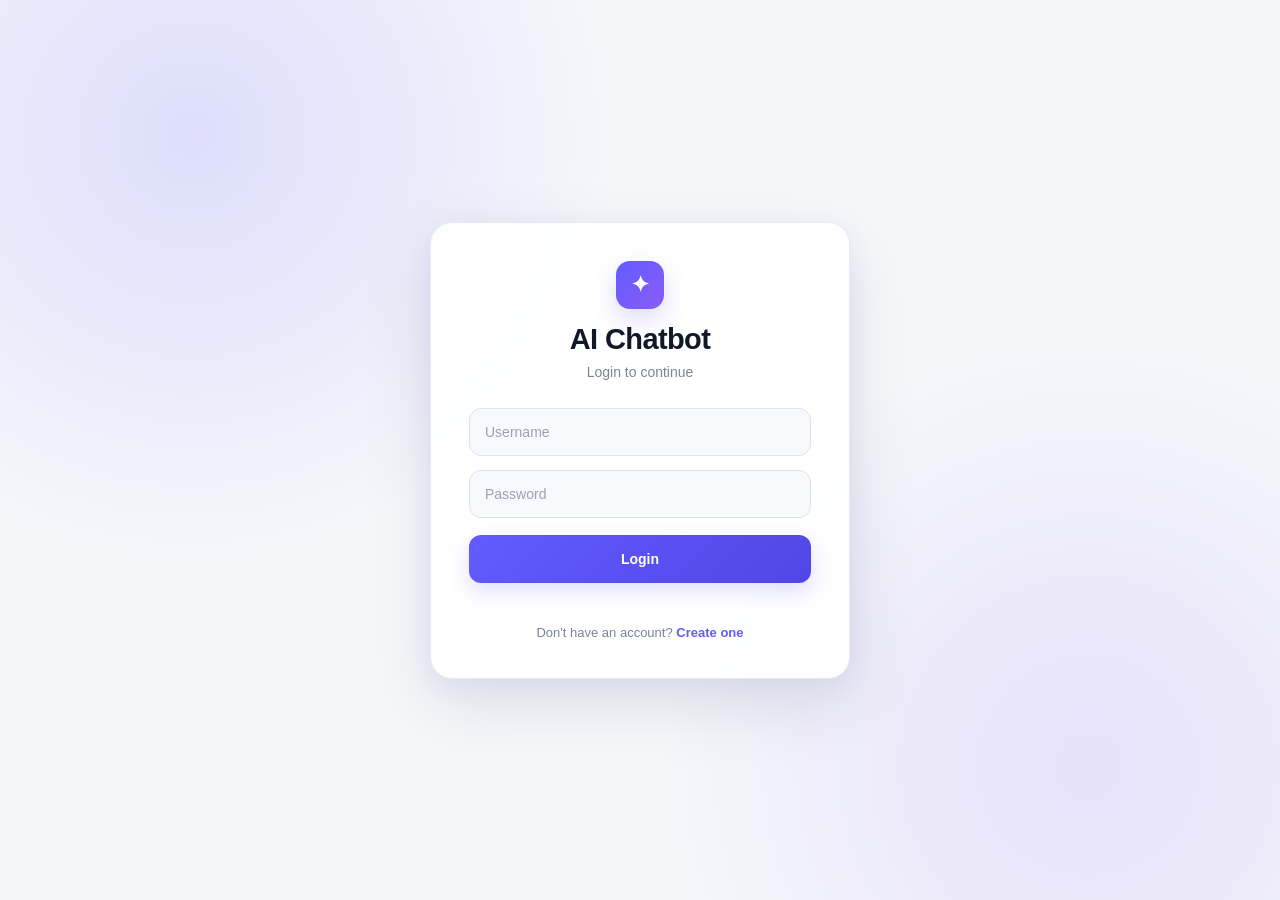
<file: Project-1-Custom-AI-Chatbot/frontend/index.html>
<!DOCTYPE html>
<html lang="en">

<head>
    <meta charset="UTF-8">
    <meta name="viewport" content="width=device-width, initial-scale=1.0">
    <title>AI Chatbot</title>
    <link rel="stylesheet" href="css/style.css">
</head>

<body>
    <div class="app">

        <!-- SIDEBAR -->
        <aside class="sidebar">
            <div class="sidebar-top">

                <div class="brand">
                    <div class="brand-icon">✦</div>
                    <div>
                        <h2>AI Chatbot</h2>
                        <span>Conversational AI</span>
                    </div>
                </div>

                <button id="newChatBtn" class="new-chat-btn" type="button">
                    <span>＋</span>
                    New Chat
                </button>

                <div class="sidebar-section">
                    <div class="section-title">Conversation</div>

                    <div class="chat-history-item active">
                        <span>💬</span>
                        <span>Current Conversation</span>
                    </div>
                </div>

            </div>

            <div class="sidebar-bottom">
                <div class="user-card">
                    <div id="userAvatar" class="user-avatar">U</div>
                    <div class="user-info">
                        <strong id="usernameDisplay">User</strong>
                        <span>AI Chatbot</span>
                    </div>

                    <button id="logoutBtn" class="logout-btn" title="Logout">
                        ↪
                    </button>
                </div>
            </div>
        </aside>


        <!-- MAIN CHAT -->
        <section class="main-area">

            <!-- HEADER -->
            <header class="chat-header">
                <div class="chat-title">
                    <div class="ai-avatar">
                        ✦
                    </div>

                    <div>
                        <h1>AI Assistant</h1>
                        <div class="online-status">
                            <span></span>
                            AI Online
                        </div>
                    </div>
                </div>

                <div class="header-actions">
                    <button id="headerClearBtn" class="header-btn" type="button">
                        Clear Chat
                    </button>
                </div>
            </header>


            <!-- CHAT -->
            <main class="chat-container">

                <div id="messages" class="messages">

                    <!-- WELCOME -->
                    <div class="welcome-state">
                        <div class="welcome-icon">✦</div>

                        <h2>How can I help you today?</h2>

                        <p>
                            I'm your AI assistant. Ask me anything and
                            I'll do my best to help.
                        </p>

                        <div class="suggestion-grid">

                            <div class="suggestion-card" data-prompt="Explain machine learning in simple words.">
                                <div class="suggestion-icon">
                                    <span class="icon-question">?</span>
                                </div>
                                <div>
                                    <strong>Ask a question</strong>
                                    <small>Get clear and useful answers</small>
                                </div>
                            </div>

                            <div class="suggestion-card" data-prompt="What can you remember about our conversation?">
                                <div class="suggestion-icon">
                                    <span class="icon-memory">
                                        <svg viewBox="0 0 24 24" fill="none" stroke="currentColor" stroke-width="1.8"
                                            stroke-linecap="round" stroke-linejoin="round">
                                            <path
                                                d="M9 4.5A3 3 0 0 0 6 7.5v1A3 3 0 0 0 4.5 11 3 3 0 0 0 6 13.5v1A3 3 0 0 0 9 17.5" />
                                            <path
                                                d="M15 4.5A3 3 0 0 1 18 7.5v1a3 3 0 0 1 1.5 2.5 3 3 0 0 1-1.5 2.5v1a3 3 0 0 1-3 3" />
                                            <path d="M9 4.5h6M9 17.5h6" />
                                            <path d="M9 8.5h6M9 12h6" />
                                        </svg>
                                    </span>
                                </div>
                                <div>
                                    <strong>Test memory</strong>
                                    <small>See how conversation memory works</small>
                                </div>
                            </div>

                            <div class="suggestion-card"
                                data-prompt="Give me a practical example of how AI is used in the real world.">
                                <div class="suggestion-icon">
                                    <span class="icon-ai">✦</span>
                                </div>
                                <div>
                                    <strong>Explore AI</strong>
                                    <small>Discover practical AI applications</small>
                                </div>
                            </div>

                            <div class="suggestion-card"
                                data-prompt="Give me three creative project ideas for an AI student.">
                                <div class="suggestion-icon">
                                    <span class="icon-idea">+</span>
                                </div>
                                <div>
                                    <strong>Get ideas</strong>
                                    <small>Brainstorm something new</small>
                                </div>
                            </div>

                        </div>
                    </div>

                    <!-- INITIAL AI MESSAGE -->
                    <div class="message assistant">
                        <div class="message-avatar ai-message-avatar">✦</div>

                        <div class="message-content">
                            <div class="message-name">AI Assistant</div>

                            <div class="bubble">
                                Hello! I'm your AI assistant. How can I help you today?
                            </div>
                        </div>
                    </div>

                </div>


                <!-- STATUS -->
                <div id="status" class="status"></div>


                <!-- INPUT -->
                <div class="input-wrapper">

                    <form id="chatForm" class="input-area">

                        <input id="messageInput" type="text" placeholder="Message AI Assistant..." autocomplete="off"
                            required>

                        <button id="sendBtn" type="submit" aria-label="Send message">
                            <span>➤</span>
                        </button>

                    </form>

                    <div class="input-hint">
                        AI can make mistakes. Check important information.
                    </div>

                </div>

            </main>

        </section>

    </div>

    <script src="js/app.js"></script>
</body>

</html>
</file>
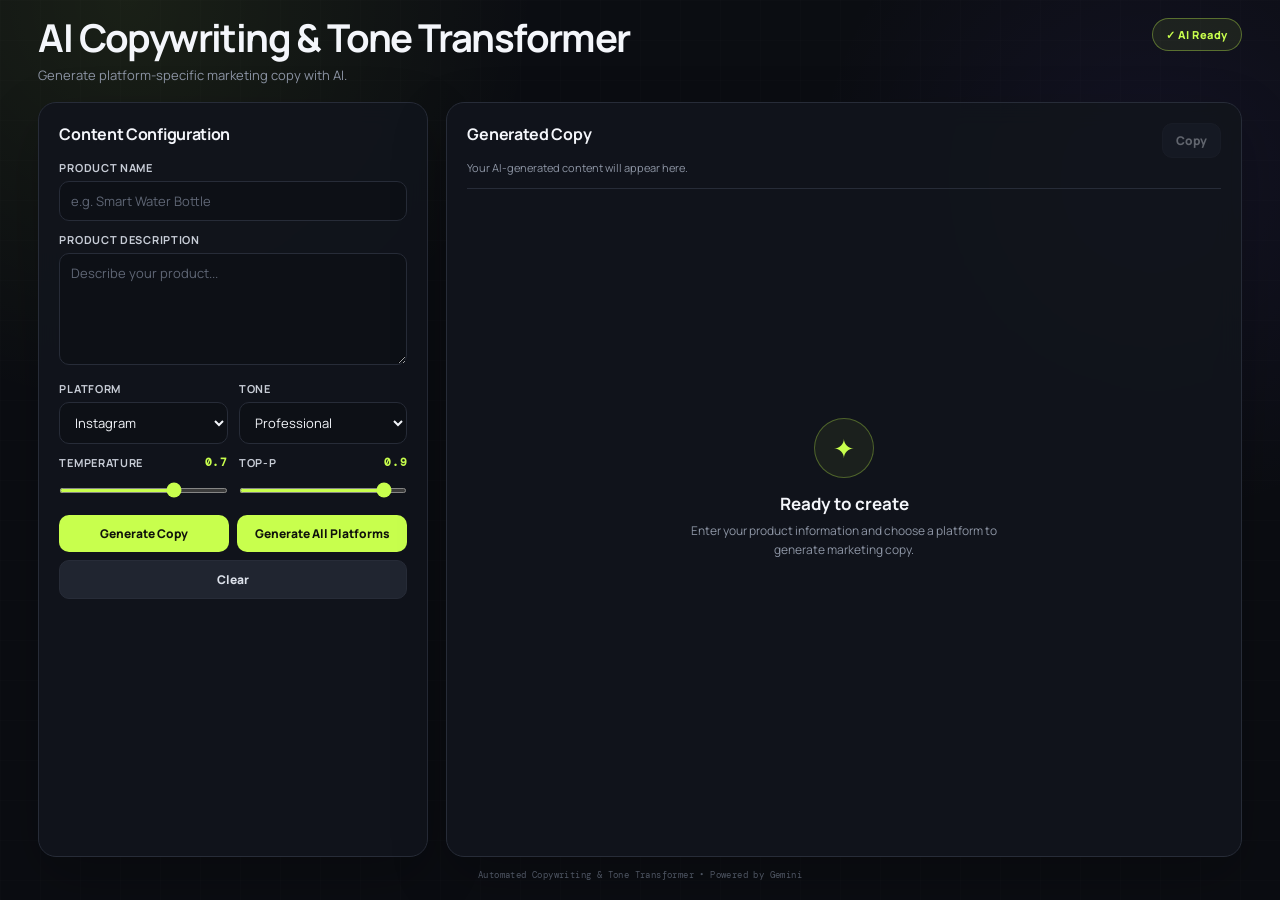
<file: Project-2-Automated-Copywriting/frontend/index.html>
<!DOCTYPE html>
<html lang="en">

<head>
    <meta charset="UTF-8">
    <meta name="viewport" content="width=device-width, initial-scale=1.0">
    <title>AI Copywriting & Tone Transformer</title>
    <link rel="stylesheet" href="css/style.css">
</head>

<body>
    <main class="app-container">

        <header class="app-header">
            <div>
                <h1>AI Copywriting & Tone Transformer</h1>
                <p>Generate platform-specific marketing copy with AI.</p>
            </div>
            <span class="status-badge">✓ AI Ready</span>
        </header>

        <section class="workspace">

            <div class="card input-card">
                <h2>Content Configuration</h2>

                <label for="productName">Product Name</label>
                <input id="productName" type="text" placeholder="e.g. Smart Water Bottle">

                <label for="productDescription">Product Description</label>
                <textarea id="productDescription" rows="5" placeholder="Describe your product..."></textarea>

                <div class="grid">
                    <div>
                        <label for="platform">Platform</label>
                        <select id="platform">
                            <option value="Instagram">Instagram</option>
                            <option value="LinkedIn">LinkedIn</option>
                            <option value="Email">Email</option>
                        </select>
                    </div>

                    <div>
                        <label for="tone">Tone</label>
                        <select id="tone">
                            <option value="Professional">Professional</option>
                            <option value="Friendly">Friendly</option>
                            <option value="Witty">Witty</option>
                            <option value="Persuasive">Persuasive</option>
                            <option value="Casual">Casual</option>
                            <option value="Luxury">Luxury</option>
                            <option value="Inspirational">Inspirational</option>
                        </select>
                    </div>
                </div>

                <div class="grid">
                    <div>
                        <label for="temperature">
                            Temperature
                            <span id="temperatureValue">0.7</span>
                        </label>
                        <input id="temperature" type="range" min="0" max="1" step="0.1" value="0.7">
                    </div>

                    <div>
                        <label for="topP">
                            Top-P
                            <span id="topPValue">0.9</span>
                        </label>
                        <input id="topP" type="range" min="0" max="1" step="0.1" value="0.9">
                    </div>
                </div>

                <div class="actions">
                    <button id="generateBtn" class="primary-btn">
                        Generate Copy
                    </button>

                    <button id="batchBtn" class="primary-btn">
                        Generate All Platforms
                    </button>

                    <button id="clearBtn" class="secondary-btn">
                        Clear
                    </button>
                </div>

                <p id="errorMessage" class="error-message"></p>
            </div>

            <div class="card output-card">
                <div class="output-header">
                    <div>
                        <h2>Generated Copy</h2>
                        <p id="outputMeta">Your AI-generated content will appear here.</p>
                    </div>

                    <button id="copyBtn" class="copy-btn" disabled>
                        Copy
                    </button>
                </div>

                <div id="loading" class="loading hidden">
                    Generating high-quality copy...
                </div>

                <div id="emptyState" class="empty-state">
                    <div class="empty-icon">✦</div>
                    <h3>Ready to create</h3>
                    <p>
                        Enter your product information and choose a platform
                        to generate marketing copy.
                    </p>
                </div>

                <div id="result" class="result hidden">
                    <div id="subjectSection" class="subject-section hidden">
                        <h3>Subject</h3>
                        <p id="subject"></p>
                    </div>

                    <div>
                        <h3>Content</h3>
                        <pre id="content"></pre>
                    </div>

                    <div id="hashtagsSection" class="hashtags-section hidden">
                        <h3>Hashtags</h3>
                        <div id="hashtags"></div>
                    </div>
                </div>
                <div id="batchResult" class="batch-result hidden">

                    <div class="batch-header">
                        <h3>All Platform Results</h3>
                        <p>Generated marketing copy for Instagram, LinkedIn, and Email.</p>
                    </div>

                    <div id="batchResults"></div>

                </div>
            </div>

        </section>

        <footer>
            <p>Automated Copywriting & Tone Transformer • Powered by Gemini</p>
        </footer>

    </main>

    <script src="js/app.js"></script>
</body>

</html>
</file>
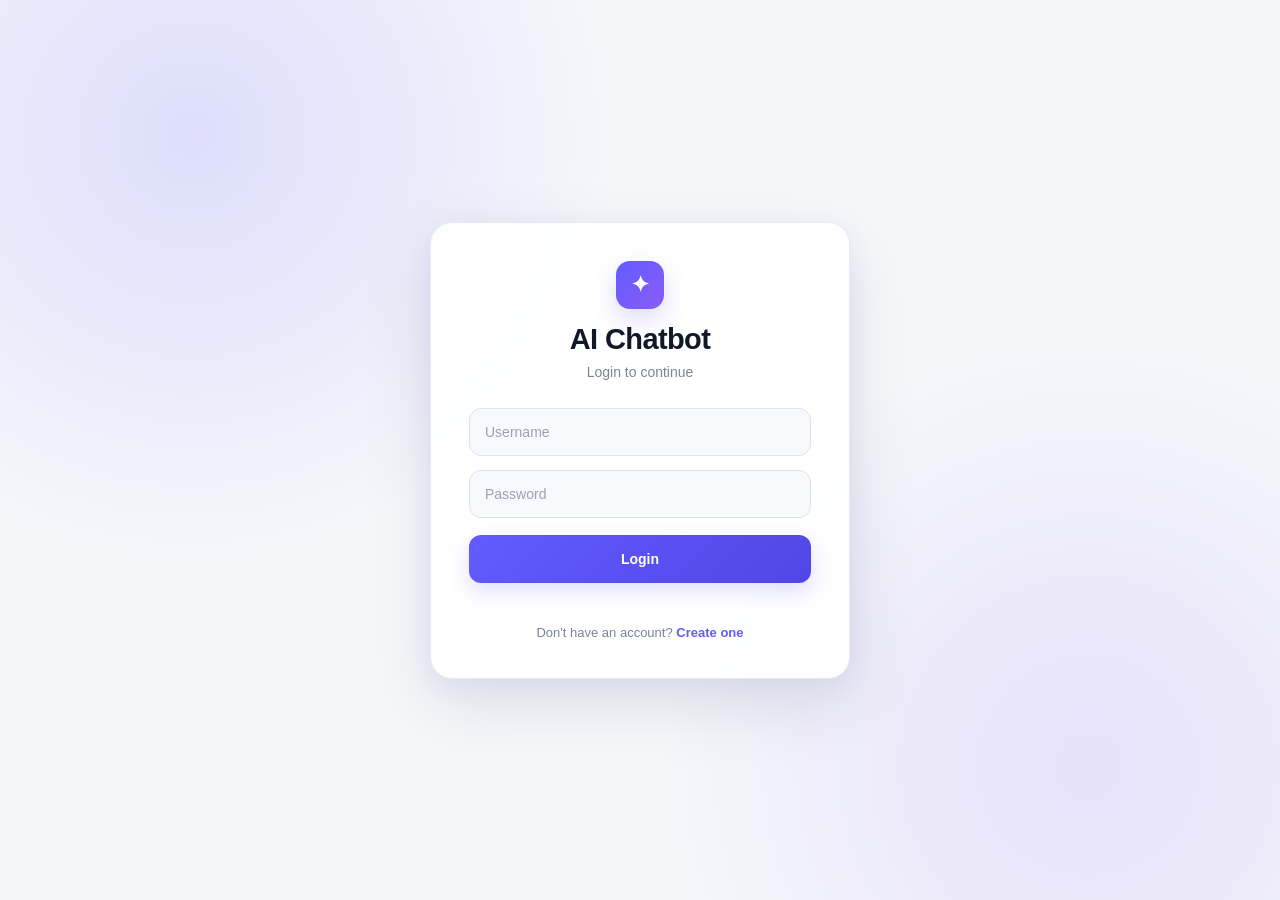
<file: Project-1-Custom-AI-Chatbot/frontend/login.html>
<!DOCTYPE html>
<html lang="en">
<head>
    <meta charset="UTF-8">
    <meta name="viewport" content="width=device-width, initial-scale=1.0">
    <title>Login - AI Chatbot</title>
    <link rel="stylesheet" href="css/style.css">
</head>
<body>
    <div class="auth-container">
        <div class="auth-card">
            <h1>AI Chatbot</h1>
            <p class="auth-subtitle">Login to continue</p>

            <form id="loginForm">
                <input
                    id="username"
                    type="text"
                    placeholder="Username"
                    required
                    minlength="3"
                >

                <input
                    id="password"
                    type="password"
                    placeholder="Password"
                    required
                >

                <button type="submit" id="loginBtn">Login</button>
            </form>

            <p id="status" class="status"></p>

            <p class="auth-link">
                Don't have an account?
                <a href="signup.html">Create one</a>
            </p>
        </div>
    </div>

    <script src="js/auth.js"></script>
</body>
</html>
</file>
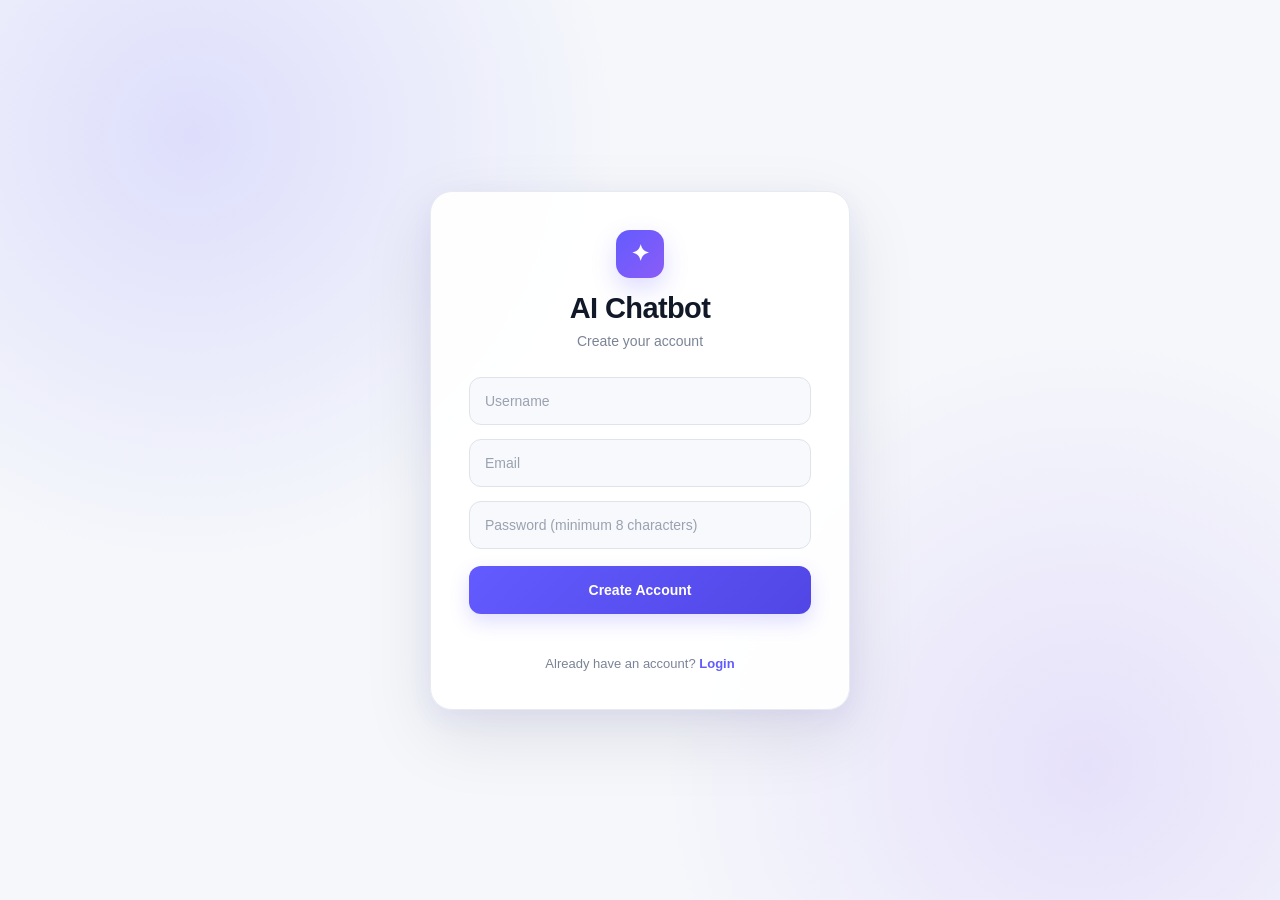
<file: Project-1-Custom-AI-Chatbot/frontend/signup.html>
<!DOCTYPE html>
<html lang="en">
<head>
    <meta charset="UTF-8">
    <meta name="viewport" content="width=device-width, initial-scale=1.0">
    <title>Signup - AI Chatbot</title>
    <link rel="stylesheet" href="css/style.css">
</head>
<body>
    <div class="auth-container">
        <div class="auth-card">
            <h1>AI Chatbot</h1>
            <p class="auth-subtitle">Create your account</p>

            <form id="signupForm">
                <input
                    id="username"
                    type="text"
                    placeholder="Username"
                    required
                    minlength="3"
                    maxlength="50"
                >

                <input
                    id="email"
                    type="email"
                    placeholder="Email"
                    required
                >

                <input
                    id="password"
                    type="password"
                    placeholder="Password (minimum 8 characters)"
                    required
                    minlength="8"
                >

                <button type="submit" id="signupBtn">Create Account</button>
            </form>

            <p id="status" class="status"></p>

            <p class="auth-link">
                Already have an account?
                <a href="login.html">Login</a>
            </p>
        </div>
    </div>

    <script src="js/auth.js"></script>
</body>
</html>
</file>
<file: Project-1-Custom-AI-Chatbot/frontend/css/style.css>
* {
    box-sizing: border-box;
    margin: 0;
    padding: 0;
}

:root {
    --bg: #f5f7fb;
    --sidebar: #111827;
    --sidebar-hover: #1f2937;
    --primary: #635bff;
    --primary-dark: #5146e5;
    --text: #172033;
    --muted: #7b8496;
    --border: #e8ebf2;
    --white: #ffffff;
}

body {
    font-family: Inter, "Segoe UI", Arial, sans-serif;
    background: var(--bg);
    color: var(--text);
    min-height: 100vh;
}


/* =========================
   APP
========================= */

.app {
    width: 100%;
    height: 100vh;
    display: flex;
    overflow: hidden;
    background: var(--white);
}


/* =========================
   SIDEBAR
========================= */

.sidebar {
    width: 270px;
    min-width: 270px;
    height: 100vh;
    display: flex;
    flex-direction: column;
    justify-content: space-between;
    background: var(--sidebar);
    color: white;
    padding: 18px 14px;
}

.sidebar-top {
    display: flex;
    flex-direction: column;
}

.brand {
    display: flex;
    align-items: center;
    gap: 11px;
    padding: 8px 10px 24px;
}

.brand-icon {
    width: 38px;
    height: 38px;
    display: flex;
    align-items: center;
    justify-content: center;
    border-radius: 11px;
    background: linear-gradient(135deg, #7c3aed, #4f46e5);
    font-size: 19px;
    box-shadow: 0 8px 20px rgba(99, 91, 255, 0.3);
}

.brand h2 {
    font-size: 16px;
    font-weight: 700;
}

.brand span {
    display: block;
    margin-top: 3px;
    color: #9ca3af;
    font-size: 11px;
}

.new-chat-btn {
    width: 100%;
    display: flex;
    align-items: center;
    justify-content: center;
    gap: 8px;
    padding: 12px;
    border: 1px solid #374151;
    border-radius: 10px;
    background: var(--primary);
    color: white;
    font-size: 13px;
    font-weight: 650;
    cursor: pointer;
    transition: 0.2s ease;
}

.new-chat-btn:hover {
    background: #374151;
    transform: translateY(-1px);
}

.new-chat-btn span {
    font-size: 19px;
}

.sidebar-section {
    margin-top: 30px;
}

.section-title {
    padding: 0 10px 10px;
    color: #6b7280;
    font-size: 11px;
    font-weight: 700;
    text-transform: uppercase;
    letter-spacing: 0.8px;
}

.chat-history-item {
    display: flex;
    align-items: center;
    gap: 10px;
    padding: 11px 12px;
    border-radius: 9px;
    color: #d1d5db;
    font-size: 13px;
    cursor: pointer;
    transition: 0.2s ease;
}

.chat-history-item:hover,
.chat-history-item.active {
    background: var(--sidebar-hover);
    color: white;
}

.chat-history-item span:first-child {
    font-size: 14px;
}

.sidebar-bottom {
    border-top: 1px solid #293241;
    padding-top: 13px;
}

.user-card {
    display: flex;
    align-items: center;
    gap: 10px;
    padding: 8px;
}

.user-avatar {
    width: 34px;
    height: 34px;
    border-radius: 50%;
    display: flex;
    align-items: center;
    justify-content: center;
    background: var(--primary-dark);
    color: white;
    font-size: 13px;
    font-weight: 700;
}

.user-info {
    flex: 1;
    min-width: 0;
}

.user-info strong {
    display: block;
    font-size: 12px;
    color: white;
}

.user-info span {
    display: block;
    margin-top: 2px;
    color: #9ca3af;
    font-size: 10px;
}

.logout-btn {
    width: 32px;
    height: 32px;
    border: none;
    border-radius: 8px;
    background: transparent;
    color: #9ca3af;
    cursor: pointer;
    font-size: 18px;
    transition: 0.2s ease;
}

.logout-btn:hover {
    background: #374151;
    color: white;
}


/* =========================
   MAIN AREA
========================= */

.main-area {
    flex: 1;
    min-width: 0;
    display: flex;
    flex-direction: column;
    background: #fbfcfe;
}


/* =========================
   HEADER
========================= */

.chat-header {
    height: 74px;
    min-height: 74px;
    padding: 12px 28px;
    display: flex;
    align-items: center;
    justify-content: space-between;
    border-bottom: 1px solid var(--border);
    background: rgba(255, 255, 255, 0.96);
}

.chat-title {
    display: flex;
    align-items: center;
    gap: 11px;
}

.ai-avatar {
    width: 40px;
    height: 40px;
    display: flex;
    align-items: center;
    justify-content: center;
    border-radius: 12px;
    background: linear-gradient(135deg, #635bff, #8b5cf6);
    color: white;
    font-size: 19px;
    box-shadow: 0 7px 18px rgba(99, 91, 255, 0.2);
}

.chat-title h1 {
    font-size: 15px;
    font-weight: 700;
    color: #111827;
}

.online-status {
    display: flex;
    align-items: center;
    gap: 5px;
    margin-top: 3px;
    color: #7b8496;
    font-size: 11px;
}

.online-status span {
    width: 6px;
    height: 6px;
    border-radius: 50%;
    background: #22c55e;
}

.header-btn {
    border: 1px solid #a01414;
    border-radius: 9px;
    padding: 9px 13px;
    background: white;
    color: #a01414;
    font-size: 12px;
    font-weight: 600;
    cursor: pointer;
    transition: 0.2s ease;
}

.header-btn:hover {
    border-color: #cfd4df;
    background: #f8f9fc;
}


/* =========================
   CHAT
========================= */

.chat-container {
    flex: 1;
    min-height: 0;
    display: flex;
    flex-direction: column;
}

.messages {
    flex: 1;
    overflow-y: auto;
    padding: 35px clamp(20px, 7vw, 100px);
    scroll-behavior: smooth;
}

.messages::-webkit-scrollbar {
    width: 6px;
}

.messages::-webkit-scrollbar-track {
    background: transparent;
}

.messages::-webkit-scrollbar-thumb {
    background: #d5dae4;
    border-radius: 20px;
}


/* =========================
   WELCOME
========================= */

.welcome-state {
    max-width: 720px;
    margin: 25px auto 45px;
    text-align: center;
}

.welcome-icon {
    width: 58px;
    height: 58px;
    margin: 0 auto 18px;
    display: flex;
    align-items: center;
    justify-content: center;
    border-radius: 18px;
    background: linear-gradient(135deg, #635bff, #8b5cf6);
    color: white;
    font-size: 27px;
    box-shadow: 0 12px 30px rgba(99, 91, 255, 0.2);
}

.welcome-state h2 {
    font-size: 25px;
    color: #111827;
    letter-spacing: -0.5px;
}

.welcome-state>p {
    max-width: 480px;
    margin: 9px auto 25px;
    color: #7b8496;
    font-size: 13px;
    line-height: 1.6;
}

.suggestion-grid {
    display: grid;
    grid-template-columns: repeat(2, 1fr);
    gap: 10px;
    max-width: 560px;
    margin: auto;
}

.suggestion-card {
    display: flex;
    align-items: center;
    gap: 14px;
    padding: 16px;
    text-align: left;
    border: 1px solid #dfe3eb;
    border-radius: 14px;
    background: #ffffff;
    cursor: pointer;
    transition: all 0.2s ease;
}

.suggestion-card:hover {
    border-color: #b8b3ff;
    background: #fcfbff;
    box-shadow: 0 8px 24px rgba(15, 23, 42, 0.07);
    transform: translateY(-2px);
}

.suggestion-card:active {
    transform: translateY(0);
}

.suggestion-icon {
    width: 40px;
    height: 40px;
    min-width: 40px;
    display: flex;
    align-items: center;
    justify-content: center;
    border: 1px solid #dddafc;
    border-radius: 11px;
    background: #f6f5ff;
    color: #635bff;
}

.suggestion-icon span {
    display: flex;
    align-items: center;
    justify-content: center;
    font-size: 16px;
    font-weight: 700;
}

.icon-question {
    font-size: 17px !important;
}

.icon-memory {
    font-size: 13px !important;
}

.icon-ai {
    font-size: 17px !important;
}

.icon-idea {
    font-size: 21px !important;
    font-weight: 400 !important;
}

.icon-memory svg {
    width: 21px;
    height: 21px;
}

.suggestion-card strong {
    display: block;
    margin: 0;
    color: #273142;
    font-size: 13px;
    font-weight: 650;
}

.suggestion-card small {
    display: block;
    margin-top: 4px;
    color: #7b8496;
    font-size: 11px;
    line-height: 1.4;
}


/* =========================
   MESSAGES
========================= */

.message {
    display: flex;
    gap: 10px;
    margin: 20px auto;
    max-width: 800px;
    animation: messageIn 0.2s ease-out;
}

@keyframes messageIn {
    from {
        opacity: 0;
        transform: translateY(6px);
    }

    to {
        opacity: 1;
        transform: translateY(0);
    }
}

.message.user {
    justify-content: flex-end;
}

.message-avatar {
    width: 30px;
    min-width: 30px;
    height: 30px;
    display: flex;
    align-items: center;
    justify-content: center;
    border-radius: 9px;
    font-size: 12px;
    font-weight: 700;
}

.ai-message-avatar {
    background: linear-gradient(135deg, #635bff, #8b5cf6);
    color: white;
}

.message-content {
    max-width: 72%;
}

.message-name {
    margin-bottom: 5px;
    color: #7b8496;
    font-size: 10px;
    font-weight: 650;
}

.bubble {
    padding: 12px 15px;
    border-radius: 15px;
    font-size: 13px;
    line-height: 1.6;
    white-space: pre-wrap;
    word-break: break-word;
}

.message.assistant .bubble {
    background: white;
    border: 1px solid var(--border);
    border-top-left-radius: 4px;
    color: #344054;
    box-shadow: 0 4px 15px rgba(15, 23, 42, 0.035);
}

.message.user .message-content {
    order: 0;
}

.message.user .bubble {
    background: linear-gradient(135deg, #635bff, #5146e5);
    color: white;
    border-top-right-radius: 4px;
    box-shadow: 0 7px 18px rgba(99, 91, 255, 0.16);
}


/* =========================
   STATUS
========================= */

.status {
    min-height: 20px;
    padding: 0 clamp(20px, 7vw, 100px);
    color: #7b8496;
    font-size: 11px;
}


/* =========================
   INPUT
========================= */

.input-wrapper {
    padding: 12px clamp(20px, 7vw, 100px) 18px;
    background: #fbfcfe;
}

.input-area {
    max-width: 800px;
    margin: auto;
    display: flex;
    align-items: center;
    gap: 8px;
    padding: 6px 7px 6px 15px;
    border: 1px solid #dfe3eb;
    border-radius: 16px;
    background: white;
    box-shadow: 0 7px 25px rgba(15, 23, 42, 0.06);
    transition: 0.2s ease;
}

.input-area:focus-within {
    border-color: #a9a4ff;
    box-shadow:
        0 7px 25px rgba(15, 23, 42, 0.06),
        0 0 0 3px rgba(99, 91, 255, 0.08);
}

.input-area input {
    flex: 1;
    min-width: 0;
    border: none;
    outline: none;
    background: transparent;
    color: #172033;
    font-family: inherit;
    font-size: 13px;
    padding: 11px 0;
}

.input-area input::placeholder {
    color: #9aa2b1;
}

#sendBtn {
    width: 39px;
    height: 39px;
    min-width: 39px;
    display: flex;
    align-items: center;
    justify-content: center;
    border: none;
    border-radius: 11px;
    background: linear-gradient(135deg, #635bff, #5146e5);
    color: white;
    cursor: pointer;
    box-shadow: 0 5px 13px rgba(99, 91, 255, 0.2);
    transition: 0.2s ease;
}

#sendBtn span {
    font-size: 15px;
    transform: translateX(1px);
}

#sendBtn:hover {
    transform: translateY(-1px);
    box-shadow: 0 7px 18px rgba(99, 91, 255, 0.28);
}

#sendBtn:disabled {
    opacity: 0.55;
    cursor: not-allowed;
    transform: none;
}

.input-hint {
    max-width: 800px;
    margin: 7px auto 0;
    text-align: center;
    color: #a0a7b4;
    font-size: 9px;
}


/* =========================
   MOBILE
========================= */

@media (max-width: 750px) {

    .sidebar {
        width: 220px;
        min-width: 220px;
    }

    .messages {
        padding: 25px 16px;
    }

    .message-content {
        max-width: 82%;
    }

    .suggestion-grid {
        grid-template-columns: 1fr;
    }

    .welcome-state {
        margin-top: 10px;
    }

    .welcome-state h2 {
        font-size: 21px;
    }

    .chat-header {
        padding: 12px 16px;
    }

    .header-btn {
        padding: 8px 10px;
        font-size: 11px;
    }

    .input-wrapper {
        padding: 10px 14px 15px;
    }
}


@media (max-width: 560px) {

    .sidebar {
        width: 70px;
        min-width: 70px;
        padding: 15px 10px;
    }

    .brand {
        justify-content: center;
        padding: 5px 0 20px;
    }

    .brand>div:last-child,
    .new-chat-btn,
    .sidebar-section,
    .user-info {
        display: none;
    }

    .user-card {
        justify-content: center;
    }

    .logout-btn {
        display: none;
    }

    .sidebar-bottom {
        border-top: none;
    }

    .chat-header {
        height: 68px;
        min-height: 68px;
    }

    .ai-avatar {
        width: 36px;
        height: 36px;
    }

    .chat-title h1 {
        font-size: 14px;
    }

    .welcome-icon {
        width: 50px;
        height: 50px;
        font-size: 22px;
    }

    .welcome-state h2 {
        font-size: 19px;
    }

    .message-content {
        max-width: 85%;
    }

    .bubble {
        font-size: 12px;
    }
}




/* =========================
   AUTHENTICATION PAGES
========================= */

.auth-container {
    min-height: 100vh;
    display: flex;
    align-items: center;
    justify-content: center;
    padding: 24px;
    background:
        radial-gradient(circle at 15% 15%, rgba(99, 91, 255, 0.16), transparent 32%),
        radial-gradient(circle at 85% 85%, rgba(139, 92, 246, 0.14), transparent 32%),
        #f5f7fb;
}

.auth-card {
    width: 100%;
    max-width: 420px;
    padding: 38px;
    background: rgba(255, 255, 255, 0.96);
    border: 1px solid #e7eaf1;
    border-radius: 22px;
    box-shadow:
        0 25px 70px rgba(15, 23, 42, 0.10),
        0 8px 25px rgba(99, 91, 255, 0.07);
}

.auth-card h1 {
    position: relative;
    margin-bottom: 8px;
    text-align: center;
    color: #111827;
    font-size: 29px;
    font-weight: 750;
    letter-spacing: -0.6px;
}

.auth-card h1::before {
    content: "✦";
    width: 48px;
    height: 48px;
    margin: 0 auto 14px;
    display: flex;
    align-items: center;
    justify-content: center;
    border-radius: 14px;
    background: linear-gradient(135deg, #635bff, #8b5cf6);
    color: white;
    font-size: 22px;
    box-shadow: 0 10px 25px rgba(99, 91, 255, 0.22);
}

.auth-subtitle {
    margin: 0 0 28px;
    text-align: center;
    color: #7b8496;
    font-size: 14px;
}

.auth-card form {
    display: flex;
    flex-direction: column;
    gap: 14px;
}

.auth-card input {
    width: 100%;
    height: 48px;
    padding: 0 15px;
    border: 1px solid #dfe3eb;
    border-radius: 12px;
    outline: none;
    background: #f8f9fc;
    color: #172033;
    font-family: inherit;
    font-size: 14px;
    transition: 0.2s ease;
}

.auth-card input::placeholder {
    color: #9aa2b1;
}

.auth-card input:focus {
    background: white;
    border-color: #a9a4ff;
    box-shadow: 0 0 0 4px rgba(99, 91, 255, 0.09);
}

.auth-card button {
    width: 100%;
    height: 48px;
    margin-top: 3px;
    border: none;
    border-radius: 12px;
    background: linear-gradient(135deg, #635bff, #5146e5);
    color: white;
    font-family: inherit;
    font-size: 14px;
    font-weight: 700;
    cursor: pointer;
    box-shadow: 0 8px 20px rgba(99, 91, 255, 0.20);
    transition: 0.2s ease;
}

.auth-card button:hover {
    transform: translateY(-1px);
    box-shadow: 0 11px 25px rgba(99, 91, 255, 0.28);
}

.auth-link {
    margin-top: 22px;
    text-align: center;
    color: #7b8496;
    font-size: 13px;
}

.auth-link a {
    color: #635bff;
    font-weight: 700;
    text-decoration: none;
}

.auth-link a:hover {
    text-decoration: underline;
}

@media (max-width: 500px) {
    .auth-container {
        padding: 16px;
    }

    .auth-card {
        padding: 30px 22px;
        border-radius: 18px;
    }
}
</file>
<file: Project-2-Automated-Copywriting/frontend/css/style.css>
@import url('https://fonts.googleapis.com/css2?family=DM+Mono:wght@400;500&family=Manrope:wght@400;500;600;700;800&display=swap');

:root {
    --bg: #0b0d12;
    --panel: #12151c;
    --panel-2: #171b24;
    --border: #272c38;
    --text: #f4f6fb;
    --muted: #8d95a5;
    --accent: #c8ff4d;
    --accent-dark: #9dcc27;
    --danger: #ff6b6b;
    --radius: 18px;
}

/* ================================
   RESET
================================ */

* {
    box-sizing: border-box;
    margin: 0;
    padding: 0;
}

html {
    width: 100%;
    min-height: 100%;
    overflow-x: hidden;
}

body {
    width: 100%;
    min-height: 100vh;
    font-family: "Manrope", sans-serif;
    background:
        radial-gradient(
            circle at 10% 0%,
            rgba(200, 255, 77, 0.08),
            transparent 28%
        ),
        radial-gradient(
            circle at 90% 20%,
            rgba(120, 90, 255, 0.08),
            transparent 25%
        ),
        var(--bg);
    color: var(--text);
    overflow-x: hidden;
}

/* Background grid */

body::before {
    content: "";
    position: fixed;
    inset: 0;
    pointer-events: none;
    opacity: 0.035;
    background-image:
        linear-gradient(
            rgba(255, 255, 255, 0.3) 1px,
            transparent 1px
        ),
        linear-gradient(
            90deg,
            rgba(255, 255, 255, 0.3) 1px,
            transparent 1px
        );
    background-size: 40px 40px;
}

/* ================================
   MAIN CONTAINER
================================ */

.app-container {
    width: min(94vw, 1450px);
    margin: 0 auto;
    padding: 24px 0 16px;
    position: relative;
    z-index: 1;
}

/* ================================
   HEADER
================================ */

.app-header {
    display: flex;
    justify-content: space-between;
    align-items: flex-start;
    gap: 20px;
    margin-bottom: 20px;
}

.app-header h1 {
    font-size: clamp(27px, 3vw, 42px);
    line-height: 1.05;
    letter-spacing: -1.6px;
    max-width: 700px;
}

.app-header p {
    margin-top: 8px;
    color: var(--muted);
    font-size: 13px;
    line-height: 1.5;
}

.status-badge {
    flex-shrink: 0;
    border: 1px solid rgba(200, 255, 77, 0.35);
    background: rgba(200, 255, 77, 0.08);
    color: var(--accent);
    padding: 8px 13px;
    border-radius: 999px;
    font-size: 11px;
    font-weight: 800;
    letter-spacing: 0.5px;
}

/* ================================
   WORKSPACE
================================ */

.workspace {
    display: grid;
    grid-template-columns: minmax(300px, 390px) minmax(0, 1fr);
    gap: 18px;
    align-items: stretch;
}

/* ================================
   CARDS
================================ */

.card {
    background: rgba(18, 21, 28, 0.94);
    border: 1px solid var(--border);
    border-radius: var(--radius);
    padding: 20px;
    box-shadow: 0 20px 55px rgba(0, 0, 0, 0.23);
    backdrop-filter: blur(12px);
}

.card h2 {
    font-size: 16px;
    letter-spacing: -0.3px;
    margin-bottom: 15px;
}

/* ================================
   FORM
================================ */

label {
    display: block;
    margin: 11px 0 6px;
    color: #c8cdd7;
    font-size: 11px;
    font-weight: 700;
    text-transform: uppercase;
    letter-spacing: 0.7px;
}

label span {
    float: right;
    color: var(--accent);
    font-family: "DM Mono", monospace;
}

input,
textarea,
select {
    width: 100%;
    border: 1px solid var(--border);
    border-radius: 10px;
    padding: 10px 11px;
    font: inherit;
    font-size: 13px;
    color: var(--text);
    background: #0d1016;
    outline: none;
    transition: 0.2s ease;
}

textarea {
    resize: vertical;
    min-height: 92px;
}

input::placeholder,
textarea::placeholder {
    color: #5f6675;
}

input:focus,
textarea:focus,
select:focus {
    border-color: var(--accent);
    box-shadow: 0 0 0 3px rgba(200, 255, 77, 0.08);
}

select option {
    background: #12151c;
}

/* Two-column form sections */

.grid {
    display: grid;
    grid-template-columns: 1fr 1fr;
    gap: 11px;
}

/* Range sliders */

input[type="range"] {
    padding: 0;
    height: 5px;
    border: 0;
    accent-color: var(--accent);
}

/* ================================
   BUTTONS
================================ */

.actions {
    display: grid;
    grid-template-columns: 1fr 1fr;
    gap: 8px;
    margin-top: 17px;
}

button {
    border: 0;
    border-radius: 10px;
    padding: 10px 13px;
    font: inherit;
    font-size: 12px;
    font-weight: 800;
    cursor: pointer;
    transition: 0.2s ease;
}

button:hover:not(:disabled) {
    transform: translateY(-2px);
}

button:disabled {
    opacity: 0.4;
    cursor: not-allowed;
}

.primary-btn {
    background: var(--accent);
    color: #10130b;
}

.primary-btn:hover:not(:disabled) {
    background: #d7ff79;
    box-shadow: 0 8px 25px rgba(200, 255, 77, 0.18);
}

.secondary-btn,
.copy-btn {
    background: #202530;
    color: #dce1ea;
    border: 1px solid var(--border);
}

.secondary-btn {
    grid-column: 1 / -1;
}

.copy-btn {
    padding: 8px 13px;
}

/* ================================
   OUTPUT
================================ */

.output-card {
    min-height: 0;
    height: 100%;
}

.output-header {
    display: flex;
    justify-content: space-between;
    align-items: flex-start;
    gap: 15px;
    padding-bottom: 13px;
    border-bottom: 1px solid var(--border);
}

.output-header p {
    color: var(--muted);
    font-size: 11px;
    margin-top: 4px;
}

.empty-state {
    min-height: 440px;
    display: flex;
    flex-direction: column;
    align-items: center;
    justify-content: center;
    text-align: center;
    color: var(--muted);
}

.empty-icon {
    width: 60px;
    height: 60px;
    border: 1px solid rgba(200, 255, 77, 0.3);
    border-radius: 50%;
    background: rgba(200, 255, 77, 0.06);
    color: var(--accent);
    display: grid;
    place-items: center;
    font-size: 26px;
    margin-bottom: 14px;
}

.empty-state h3 {
    color: var(--text);
    font-size: 17px;
    margin-bottom: 6px;
}

.empty-state p {
    max-width: 350px;
    font-size: 12px;
    line-height: 1.6;
}

/* ================================
   SINGLE RESULT
================================ */

.result {
    margin-top: 18px;
}

.result h3 {
    color: #c8cdd7;
    font-size: 10px;
    text-transform: uppercase;
    letter-spacing: 1px;
    margin: 14px 0 7px;
}

pre {
    white-space: pre-wrap;
    word-wrap: break-word;
    font-family: "Manrope", sans-serif;
    font-size: 13px;
    line-height: 1.65;
    color: #e5e8ee;
    background: #0d1016;
    border: 1px solid var(--border);
    border-radius: 11px;
    padding: 13px;
}

.subject-section p {
    background: #0d1016;
    border: 1px solid var(--border);
    padding: 11px;
    border-radius: 10px;
    color: #e5e8ee;
    font-size: 13px;
}

.hashtags-section {
    margin-top: 14px;
}

#hashtags {
    display: flex;
    flex-wrap: wrap;
    gap: 6px;
}

.hashtag {
    background: rgba(200, 255, 77, 0.08);
    border: 1px solid rgba(200, 255, 77, 0.22);
    color: var(--accent);
    padding: 5px 9px;
    border-radius: 999px;
    font-family: "DM Mono", monospace;
    font-size: 10px;
}

/* ================================
   BATCH RESULTS
================================ */

.batch-result {
    margin-top: 18px;
}

.batch-header {
    margin-bottom: 12px;
}

.batch-header h3 {
    color: var(--text);
    margin-bottom: 4px;
    font-size: 15px;
}

.batch-header p {
    margin: 0;
    color: var(--muted);
    font-size: 11px;
}

.batch-card {
    padding: 15px;
    margin-bottom: 10px;
    border: 1px solid var(--border);
    border-radius: 12px;
    background: #0d1016;
}

.batch-card h3 {
    margin-top: 0;
    margin-bottom: 4px;
    color: var(--accent);
    font-size: 14px;
}

.batch-tone {
    margin-top: 0;
    color: var(--muted);
    font-size: 11px;
}

.batch-card strong {
    display: block;
    margin-top: 10px;
    margin-bottom: 5px;
    color: #bfc5d0;
    font-size: 10px;
    text-transform: uppercase;
    letter-spacing: 0.8px;
}

.batch-card pre {
    margin: 0;
}

/* ================================
   STATUS
================================ */

.loading {
    margin-top: 20px;
    text-align: center;
    color: var(--accent);
    font-family: "DM Mono", monospace;
    font-size: 11px;
}

.error-message {
    color: var(--danger);
    margin-top: 10px;
    font-size: 11px;
}

.hidden {
    display: none !important;
}

/* ================================
   FOOTER
================================ */

footer {
    text-align: center;
    color: #596170;
    font-family: "DM Mono", monospace;
    font-size: 9px;
    margin-top: 12px;
    letter-spacing: 0.4px;
}

/* =========================================================
   DESKTOP VIEWPORT FIT
   Keeps the main GUI compact on normal 1080p/900p screens
========================================================= */

@media (min-width: 901px) {

    .app-container {
        padding-top: 18px;
        padding-bottom: 10px;
    }

    .app-header {
        margin-bottom: 16px;
    }

    .workspace {
        min-height: calc(100vh - 145px);
    }

    .empty-state {
        min-height: calc(100vh - 300px);
    }
}

/* ================================
   LARGE DESKTOP
================================ */

@media (min-width: 1600px) {

    .app-container {
        width: min(90vw, 1550px);
    }

    .workspace {
        grid-template-columns: minmax(350px, 410px) minmax(0, 1fr);
        gap: 20px;
    }

    .card {
        padding: 22px;
    }
}

/* ================================
   LAPTOP
================================ */

@media (max-width: 1200px) and (min-width: 901px) {

    .app-container {
        width: 92vw;
    }

    .workspace {
        grid-template-columns: minmax(290px, 350px) minmax(0, 1fr);
        gap: 15px;
    }

    .card {
        padding: 18px;
    }

    .app-header h1 {
        font-size: 34px;
    }
}

/* ================================
   TABLET
================================ */

@media (max-width: 900px) {

    .app-container {
        width: 92vw;
        padding-top: 22px;
        padding-bottom: 20px;
    }

    .workspace {
        grid-template-columns: 1fr;
        gap: 16px;
    }

    .output-card {
        min-height: 500px;
    }

    .empty-state {
        min-height: 400px;
    }
}

/* ================================
   MOBILE
================================ */

@media (max-width: 600px) {

    .app-container {
        width: 92vw;
        padding-top: 18px;
    }

    .app-header {
        flex-direction: column;
        gap: 13px;
        margin-bottom: 18px;
    }

    .app-header h1 {
        font-size: clamp(25px, 8vw, 34px);
        letter-spacing: -1px;
    }

    .app-header p {
        font-size: 12px;
    }

    .status-badge {
        align-self: flex-start;
    }

    .card {
        padding: 17px;
        border-radius: 15px;
    }

    .grid {
        grid-template-columns: 1fr;
    }

    .actions {
        grid-template-columns: 1fr;
    }

    .secondary-btn {
        grid-column: auto;
    }

    .output-header {
        flex-direction: column;
    }

    .copy-btn {
        width: 100%;
    }

    .empty-state {
        min-height: 350px;
    }
}

/* ================================
   VERY SMALL PHONES
================================ */

@media (max-width: 400px) {

    .app-container {
        width: 94vw;
    }

    .card {
        padding: 15px;
    }

    .app-header h1 {
        font-size: 25px;
    }

    input,
    textarea,
    select {
        font-size: 12px;
    }

    button {
        font-size: 11px;
    }
}

/* ================================
   SHORT HEIGHT SCREENS
   Prevents vertical overflow on
   1366x768 / 1280x720 type screens
================================ */

@media (min-width: 901px) and (max-height: 850px) {

    .app-container {
        padding-top: 12px;
        padding-bottom: 8px;
    }

    .app-header {
        margin-bottom: 12px;
    }

    .app-header h1 {
        font-size: 32px;
    }

    .app-header p {
        margin-top: 5px;
        font-size: 11px;
    }

    .status-badge {
        padding: 6px 11px;
        font-size: 10px;
    }

    .card {
        padding: 16px;
    }

    .card h2 {
        margin-bottom: 11px;
        font-size: 15px;
    }

    label {
        margin-top: 8px;
        margin-bottom: 5px;
        font-size: 10px;
    }

    input,
    textarea,
    select {
        padding: 8px 10px;
        font-size: 12px;
    }

    textarea {
        min-height: 75px;
    }

    .grid {
        gap: 8px;
    }

    .actions {
        margin-top: 12px;
        gap: 7px;
    }

    button {
        padding: 8px 11px;
        font-size: 11px;
    }

    .output-header {
        padding-bottom: 10px;
    }

    .empty-state {
        min-height: 300px;
    }

    .empty-icon {
        width: 52px;
        height: 52px;
        font-size: 22px;
        margin-bottom: 10px;
    }

    footer {
        margin-top: 7px;
    }
}
</file>
